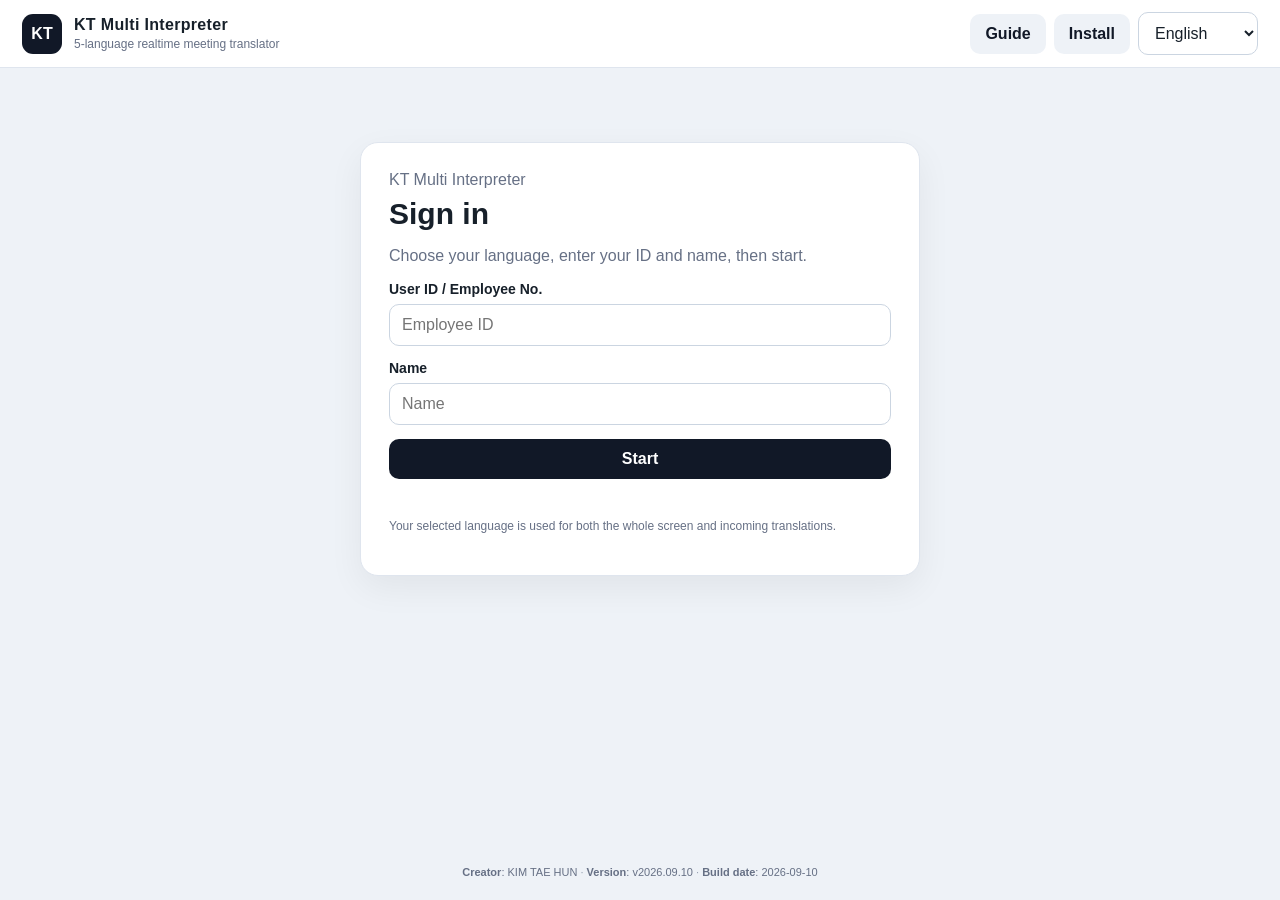
<file: index.html>
<!doctype html>
<html lang="en" class="notranslate" translate="no">
<head>
<meta charset="utf-8"><meta name="viewport" content="width=device-width,initial-scale=1,viewport-fit=cover"><meta name="google" content="notranslate"><meta http-equiv="Content-Language" content="en">
<title>KT Multi Interpreter</title><meta name="theme-color" content="#111827"><meta name="application-name" content="KT Multi Interpreter"><meta name="mobile-web-app-capable" content="yes"><meta name="apple-mobile-web-app-capable" content="yes"><meta name="apple-mobile-web-app-status-bar-style" content="default"><meta name="apple-mobile-web-app-title" content="KT Interpreter">
<link rel="manifest" href="manifest.webmanifest?v=20260910-5"><link rel="apple-touch-icon" href="icons/kt-icon-192.png"><link rel="icon" type="image/png" sizes="192x192" href="icons/kt-icon-192.png"><link rel="stylesheet" href="styles.css?v=20260910-5">
<style>
.app-footer{margin-top:auto;padding:12px 16px 18px;text-align:center;color:#667085;font-size:11px;line-height:1.7}.app-footer span+span:before{content:' · ';color:#98a2b3}.guide-panel{width:min(720px,100%);max-height:88dvh;overflow:auto;background:#fff;border-radius:18px;padding:22px;box-shadow:0 20px 50px rgba(0,0,0,.25)}.guide-head{display:flex;align-items:center;justify-content:space-between;gap:12px;margin-bottom:10px}.guide-content h3{font-size:15px;margin:18px 0 6px}.guide-content p{font-size:14px;color:#475467;line-height:1.65;margin:0}.guide-btn{white-space:nowrap}.cost-grid{display:grid;grid-template-columns:repeat(2,1fr);gap:10px;margin-top:12px}.cost-box{background:#f8fafc;border:1px solid #e5e7eb;border-radius:12px;padding:12px}.cost-box small{display:block;color:#667085;font-size:11px}.cost-box strong{display:block;margin-top:4px;font-size:18px}.cost-note{font-size:11px;color:#667085;line-height:1.5;margin-top:10px}@media(max-width:560px){.guide-btn{height:40px;padding:8px 9px;font-size:12px}.top-actions{gap:4px}.top-actions select{width:86px;max-width:86px}.pwa-install{padding:8px}.app-footer{font-size:10px;padding:10px 8px 14px}.guide-panel{padding:18px;border-radius:15px}.guide-content h3{font-size:14px}.guide-content p{font-size:13px}}
</style></head>
<body translate="no"><div class="app">
<header class="topbar"><div class="brand"><div class="logo">KT</div><div class="brand-copy"><div class="brand-title">KT Multi Interpreter</div><div id="tagline" class="brand-sub">5-language realtime meeting translator</div></div></div><div class="top-actions"><button id="guideBtn" class="btn light guide-btn">Guide</button><button id="installPwaBtn" class="btn light pwa-install">Install</button><select id="uiLang" aria-label="Language"><option value="en">English</option><option value="ko">한국어</option><option value="vi">Tiếng Việt</option><option value="zh">简体中文</option><option value="ja">日本語</option></select><button id="logoutBtn" class="btn light hidden">Logout</button></div></header>
<main id="loginView" class="page"><section class="card login-card"><div class="muted">KT Multi Interpreter</div><h1 id="loginTitle">Sign in</h1><p id="loginDesc" class="muted">Choose your language, enter your ID and name, then start.</p><div class="row"><label id="idLabel" for="loginId">User ID / Employee No.</label><input id="loginId" maxlength="40" autocomplete="off" placeholder="user1001"></div><div class="row"><label id="nameLabel" for="displayName">Name</label><input id="displayName" maxlength="80" autocomplete="off" placeholder="KIM TAE HUN"></div><button id="startBtn" class="btn" style="width:100%">Start</button><div id="loginStatus" class="status"></div><p id="loginNote" class="note">Your selected language is used for both the whole screen and incoming translations.</p></section></main>
<main id="lobbyView" class="page hidden"><div class="profile-box"><strong id="welcomeTitle">Connected</strong> · <span id="profileText"></span></div><div class="lobby-grid"><section class="card action-card"><h2 id="createTitle">Create meeting room</h2><p id="createDesc">Create a room as host. Participants must be approved before chatting.</p><div class="row"><label id="roomNameLabel" for="roomName">Room name</label><input id="roomName" maxlength="120" value="KT Meeting"></div><button id="createBtn" class="btn blue" style="width:100%">Create Room</button><div id="createStatus" class="status"></div></section><section class="card action-card"><h2 id="joinTitle">Join meeting room</h2><p id="joinDesc">Enter the 6-character room code and wait for host approval.</p><div class="row"><label id="codeLabel" for="roomCodeInput">Room code</label><input id="roomCodeInput" maxlength="6" style="text-transform:uppercase;letter-spacing:.12em;font-size:22px;font-weight:900;text-align:center" placeholder="ABC123"></div><button id="joinBtn" class="btn green" style="width:100%">Request to Join</button><div id="joinStatus" class="status"></div></section></div></main>
<main id="roomView" class="page hidden" style="padding-top:18px"><section class="card room-layout"><aside class="sidebar"><div class="side-section"><strong id="roomInfoTitle">Meeting room</strong><div id="roomCodeOut" class="room-code">------</div><div class="kv"><b id="roomLabel">Room</b><span id="roomNameOut"></span><b id="roleLabel">Role</b><span id="roleOut"></span><b id="languageLabel">Language</b><span id="languageOut"></span><b id="countLabel">Participants</b><span id="countOut">-</span></div></div><div id="hostMembersSection" class="side-section hidden"><div style="display:flex;justify-content:space-between;align-items:center;gap:8px"><strong id="participantsTitle">Participants</strong><button id="refreshMembersBtn" class="btn light" style="padding:7px 10px">Refresh</button></div><div id="memberList"></div><div id="memberStatus" class="status"></div></div><div id="minutesSection" class="side-section minutes-card hidden"><strong id="minutesTitle">Meeting minutes</strong><div class="note" id="minutesNote" style="margin-top:6px">Create minutes from the current chat.</div><button id="minutesBtn" class="btn blue" style="width:100%;margin-top:10px">Create minutes</button><div id="minutesStatus" class="status"></div></div><div id="costSection" class="side-section"><strong id="costTitle">Monthly usage & cost</strong><div class="cost-grid"><div class="cost-box"><small id="costMsgLabel">Messages</small><strong id="costMessages">0</strong></div><div class="cost-box"><small id="costApiLabel">Est. API calls</small><strong id="costCalls">0</strong></div><div class="cost-box"><small id="costUsdLabel">Est. API cost</small><strong id="costUsd">$0.00</strong></div><div class="cost-box"><small id="costKrwLabel">Est. monthly cost</small><strong id="costKrw">₩0</strong></div></div><div id="costMonth" class="cost-note"></div><div id="costNote" class="cost-note">Estimate only. Actual OpenAI billing may differ by model, token length and translation count.</div></div><div class="side-section"><div id="securityNote" class="note">Only approved room members can read, send, or translate messages.</div></div></aside><section class="chat-pane"><div class="chat-head"><span id="chatTitle">Meeting Chat</span><span id="connectionText" class="muted" style="font-size:12px">Connected</span></div><div id="waitingView" class="waiting hidden"><div class="wait-box"><h2 id="waitingTitle">Waiting for host approval</h2><p id="waitingDesc" class="muted">This screen will update automatically after the host approves you.</p></div></div><div id="blockedView" class="waiting hidden"><div class="wait-box danger-box"><h2 id="blockedTitle">Access denied</h2><p id="blockedDesc" class="muted">The host rejected or removed this participant.</p></div></div><div id="chat" class="chat"></div><div id="composer" class="composer hidden"><input id="messageInput" maxlength="4000" placeholder="Type a message…"><button id="sendBtn" class="btn">Send</button></div></section></section></main>
<footer class="app-footer" aria-label="Application information"><span><b id="appCreatorLabel">Creator</b>: <span id="appCreator">KIM TAE HUN</span></span><span><b id="appVersionLabel">Version</b>: <span id="appVersion">v2026.09.10</span></span><span><b id="appDateLabel">Build date</b>: <span id="appDate">2026-09-10</span></span></footer></div>
<div id="minutesModal" class="minutes-modal hidden"><section class="minutes-panel"><div class="minutes-head"><div><h2 id="minutesModalTitle">Meeting minutes</h2><div id="minutesMeta" class="minutes-meta"></div></div><button id="minutesCloseBtn" class="minutes-close">Close</button></div><div id="minutesContent"></div><div class="minutes-actions"><button id="saveTxtBtn" class="btn light">Save TXT</button><button id="savePdfBtn" class="btn">Save PDF</button></div></section></div><div id="pwaHelp" class="minutes-modal hidden"><section class="pwa-help-panel"><h2 id="pwaHelpTitle">Install app</h2><p id="pwaHelpText" class="pwa-help-text"></p><button id="pwaHelpClose" class="btn" style="width:100%">OK</button></section></div><div id="guideModal" class="minutes-modal hidden"><section class="guide-panel"><div class="guide-head"><h2 id="guideTitle">Connection & Usage Guide</h2><button id="guideClose" class="minutes-close">Close</button></div><div id="guideContent" class="guide-content"></div></section></div>
<script src="config.js?v=20260910-5"></script><script src="room.js?v=20260910-5"></script><script src="chat.js?v=20260910-5"></script><script src="app-extra.js?v=20260910-5"></script><script src="android-bridge.js?v=20260910-5"></script><script src="pwa.js?v=20260910-5"></script><script src="ui-info.js?v=20260910-5"></script><script src="usage-cost.js?v=20260910-5"></script></body></html>
</file>
<file: styles.css>
:root{font-family:Arial,"Malgun Gothic","Noto Sans KR","Noto Sans",sans-serif;background:#eef2f7;color:#17202a}
*{box-sizing:border-box}
body{margin:0;min-height:100vh;background:#eef2f7;-webkit-text-size-adjust:100%;text-size-adjust:100%}
button,input,select{font:inherit}
button{cursor:pointer}
.hidden{display:none!important}
.app{min-height:100vh;display:flex;flex-direction:column}
.topbar{min-height:68px;background:#fff;border-bottom:1px solid #dfe5ee;display:flex;align-items:center;justify-content:space-between;padding:0 22px;gap:16px;position:sticky;top:0;z-index:5}
.brand{display:flex;align-items:center;gap:12px;min-width:0}
.brand-copy{min-width:0}
.logo{width:40px;height:40px;min-width:40px;border-radius:11px;background:#111827;color:white;display:grid;place-items:center;font-weight:900}
.brand-title{font-weight:900;letter-spacing:.02em;white-space:nowrap}
.brand-sub{font-size:12px;color:#667085;margin-top:3px}
.top-actions{display:flex;align-items:center;gap:8px;flex-shrink:0}
select,input{border:1px solid #cbd5e1;border-radius:10px;background:white;padding:11px 12px;color:#17202a}
.btn{border:0;border-radius:10px;padding:11px 15px;background:#111827;color:#fff;font-weight:800}
.btn.light{background:#eef2f7;color:#111827}
.btn.green{background:#087443}
.btn.red{background:#b42318}
.btn.blue{background:#175cd3}
.btn:disabled{opacity:.55;cursor:not-allowed}
.page{width:min(1180px,100%);margin:0 auto;padding:28px}
.card{background:#fff;border:1px solid #dfe5ee;border-radius:18px;box-shadow:0 12px 35px rgba(0,0,0,.06)}
.login-card{width:min(560px,100%);margin:46px auto;padding:28px}
h1{font-size:30px;margin:8px 0}
h2{font-size:20px;margin:0}
.muted{color:#667085}
.row{display:grid;gap:7px;margin:14px 0}
label{font-size:14px;font-weight:800}
.status{font-size:13px;min-height:18px;margin-top:8px}.status.ok{color:#087443}.status.err{color:#b42318}
.profile-box{padding:14px;border-radius:12px;background:#ecfdf3;border:1px solid #abefc6;margin-bottom:16px}
.lobby-grid{display:grid;grid-template-columns:1fr 1fr;gap:18px}
.action-card{padding:22px}
.action-card p{color:#667085;line-height:1.5}
.room-layout{display:grid;grid-template-columns:320px 1fr;gap:0;min-height:calc(100vh - 124px);overflow:hidden}
.sidebar{background:#fff;border-right:1px solid #dfe5ee;padding:18px;overflow:auto}
.chat-pane{display:flex;flex-direction:column;min-width:0;min-height:0;background:#f4f1ea}
.side-section{border:1px solid #e4e7ec;border-radius:14px;padding:14px;margin-bottom:14px;background:#fafbfc}
.room-code{font-size:30px;font-weight:900;letter-spacing:.14em;color:#175cd3;text-align:center;padding:10px 0}
.kv{display:grid;grid-template-columns:105px 1fr;gap:6px 10px;font-size:13px}.kv b{color:#475467}
.member{border:1px solid #e4e7ec;background:#fff;border-radius:11px;padding:10px;margin-top:9px}
.member-top{display:flex;justify-content:space-between;gap:8px;align-items:center}
.member-meta{font-size:12px;color:#667085;margin-top:3px}
.member-actions{display:grid;grid-template-columns:1fr 1fr;gap:7px;margin-top:8px}
.badge{font-size:11px;border-radius:999px;padding:3px 8px;font-weight:800}
.badge.pending{background:#fff4e5;color:#b54708}.badge.approved{background:#ecfdf3;color:#087443}
.chat-head{height:58px;background:#fff;border-bottom:1px solid #e4e7ec;display:flex;align-items:center;justify-content:space-between;padding:0 18px;font-weight:900}
.chat{flex:1;overflow:auto;padding:18px;min-height:420px}
.msg{display:flex;margin:10px 0}.msg.mine{justify-content:flex-end}
.bubble{max-width:72%;background:#fff;border-radius:14px;padding:10px 12px;box-shadow:0 1px 2px rgba(0,0,0,.08)}
.mine .bubble{background:#fee500}
.speaker{font-size:12px;font-weight:900;margin-bottom:4px}
.original{font-size:11px;color:#667085;border-top:1px solid rgba(0,0,0,.1);margin-top:7px;padding-top:6px}
.time{font-size:11px;color:#667085;margin-top:5px}
.composer{background:#fff;border-top:1px solid #e4e7ec;padding:12px;display:grid;grid-template-columns:1fr auto;gap:8px}
.composer input{width:100%}
.waiting{display:grid;place-items:center;text-align:center;flex:1;padding:40px}
.wait-box{background:#fffaeb;border:1px solid #fedf89;border-radius:16px;padding:26px;width:min(480px,90%)}
.ok-box{background:#ecfdf3;border:1px solid #abefc6}
.danger-box{background:#fef3f2;border:1px solid #fecdca}
.note{font-size:12px;color:#667085;line-height:1.5}
.minutes-card{margin-top:14px}
.minutes-actions{display:grid;grid-template-columns:1fr 1fr;gap:8px;margin-top:10px}
.minutes-modal{position:fixed;inset:0;background:rgba(15,23,42,.46);z-index:1000;display:grid;place-items:center;padding:16px}
.minutes-panel{width:min(760px,100%);max-height:90dvh;overflow:auto;background:#fff;border-radius:18px;padding:20px;box-shadow:0 20px 50px rgba(0,0,0,.25)}
.minutes-head{display:flex;align-items:center;justify-content:space-between;gap:12px;margin-bottom:12px}
.minutes-close{border:0;background:#eef2f7;border-radius:10px;padding:8px 11px;font-weight:800}
.minutes-section{margin-top:16px}
.minutes-section h3{font-size:15px;margin:0 0 7px}
.minutes-section p,.minutes-section li{font-size:14px;line-height:1.55}
.minutes-section ul{margin:6px 0 0;padding-left:20px}
.minutes-meta{font-size:12px;color:#667085;line-height:1.5}
.pwa-install{white-space:nowrap}
.pwa-help-panel{width:min(460px,100%);background:#fff;border-radius:18px;padding:22px;box-shadow:0 20px 50px rgba(0,0,0,.25)}
.pwa-help-panel h2{margin:0 0 10px}
.pwa-help-text{font-size:14px;line-height:1.7;color:#475467;white-space:pre-line}
@media(display-mode:standalone){.pwa-install{display:none!important}}

@media(max-width:820px){
 html,body{height:100%}
 body{min-height:100dvh}
 .page{padding:14px}
 .lobby-grid{grid-template-columns:1fr}
 .room-layout{grid-template-columns:1fr;min-height:calc(100dvh - 88px)}
 .sidebar{border-right:0;border-bottom:1px solid #dfe5ee;max-height:360px}
 .chat{min-height:0;flex:1}
 .bubble{max-width:86%}
 .brand-sub{display:none}
 #roomView{padding-bottom:0!important}
 .chat-pane{min-height:0}
 .composer{position:sticky;bottom:0;z-index:30;padding:8px 10px calc(8px + env(safe-area-inset-bottom));background:#fff}
 .composer input{min-width:0;font-size:16px;padding:12px 13px}
 .composer .btn{white-space:nowrap;padding:11px 14px}
 .minutes-panel{max-height:86dvh;border-radius:15px;padding:16px}
}

@media(max-width:560px){
 .topbar{height:64px;min-height:64px;align-items:center;padding:8px 10px;gap:8px}
 .brand{gap:8px;flex:1;overflow:hidden}
 .logo{width:36px;height:36px;min-width:36px;border-radius:10px;font-size:14px}
 .brand-title{font-size:14px;line-height:1;max-width:none;overflow:hidden;text-overflow:ellipsis;white-space:nowrap}
 .top-actions{gap:6px;flex-wrap:nowrap}
 .top-actions select{width:96px;max-width:96px;height:40px;padding:8px 28px 8px 8px;font-size:14px}
 .pwa-install{height:40px;padding:8px 10px;font-size:13px;min-width:auto}
 .page{padding:12px}
 .login-card{margin:22px auto;padding:22px 18px;border-radius:16px}
 h1{font-size:28px}
 .login-card input{width:100%;font-size:16px;min-height:48px}
 .login-card .btn{min-height:48px;font-size:16px}
}

@media(max-width:390px){
 .brand-title{max-width:112px}
 .top-actions select{width:88px;max-width:88px}
 .pwa-install{padding:8px;font-size:12px}
}
</file>
